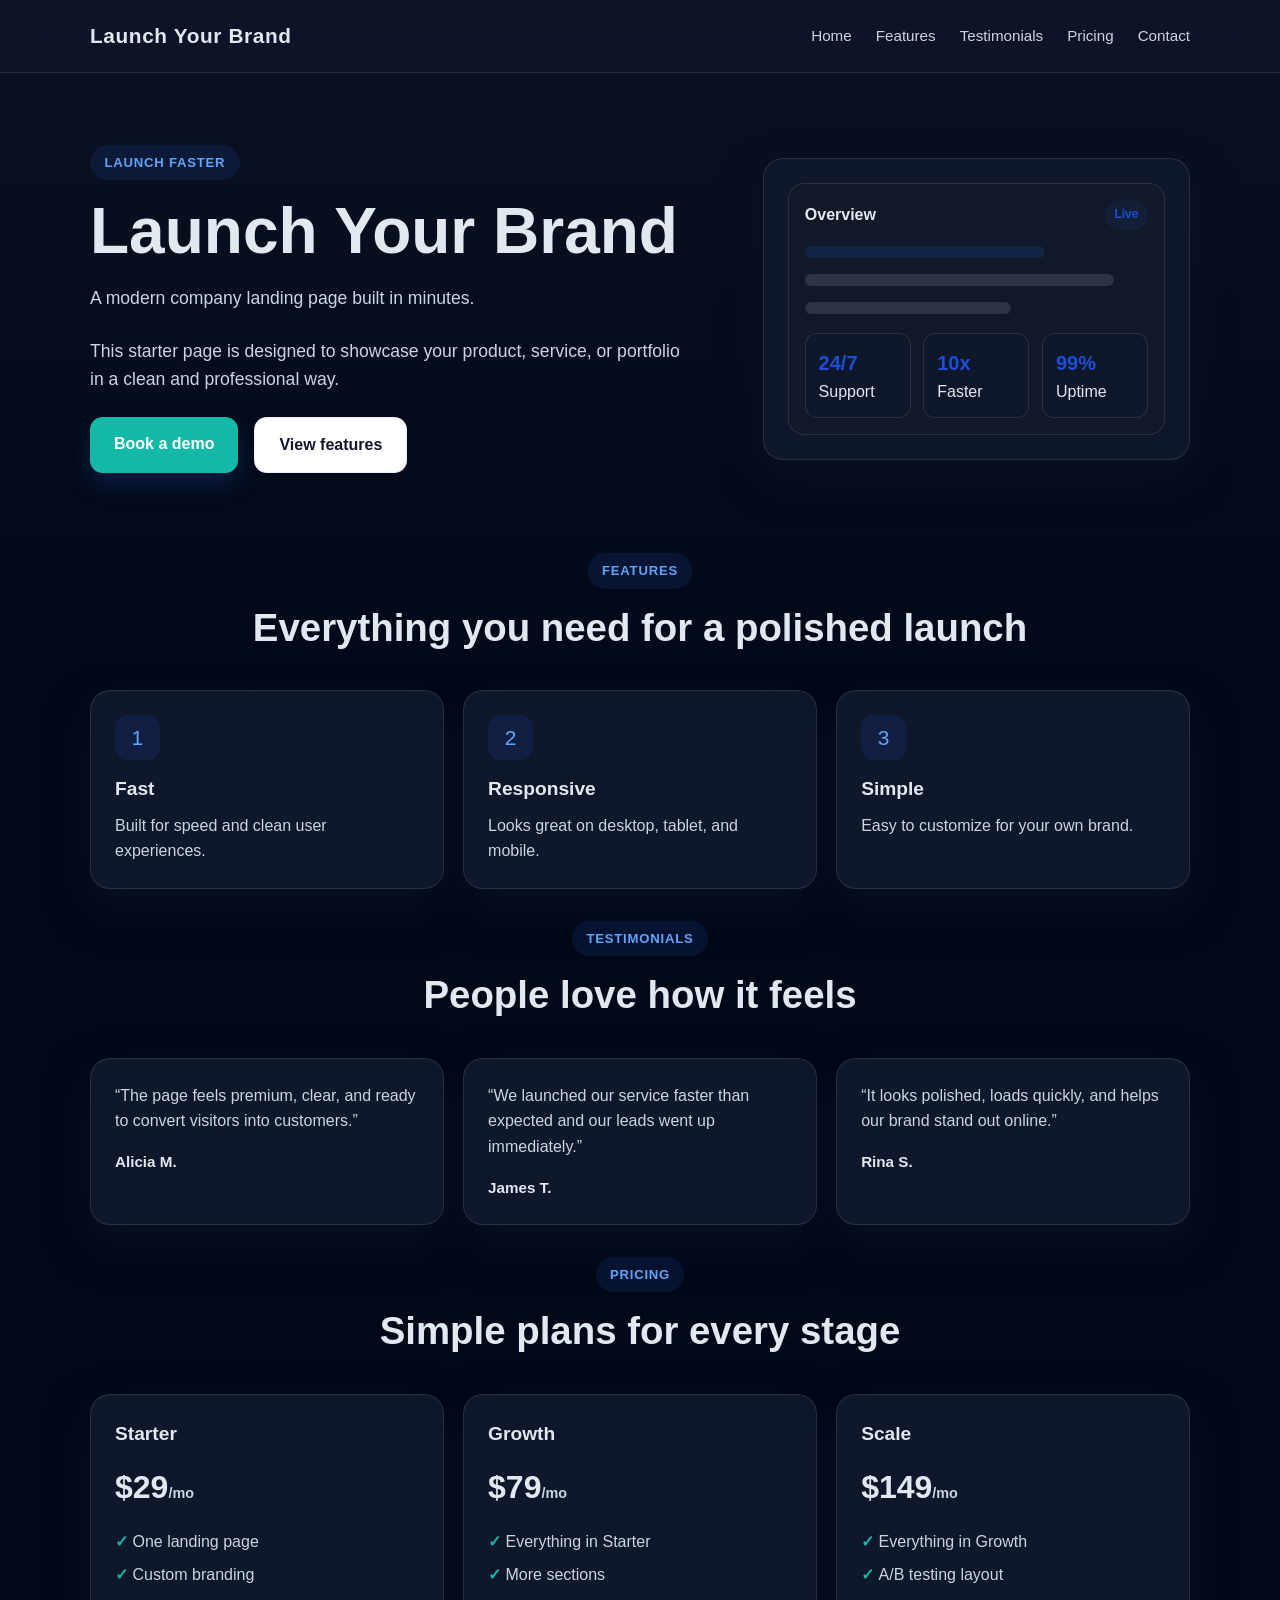
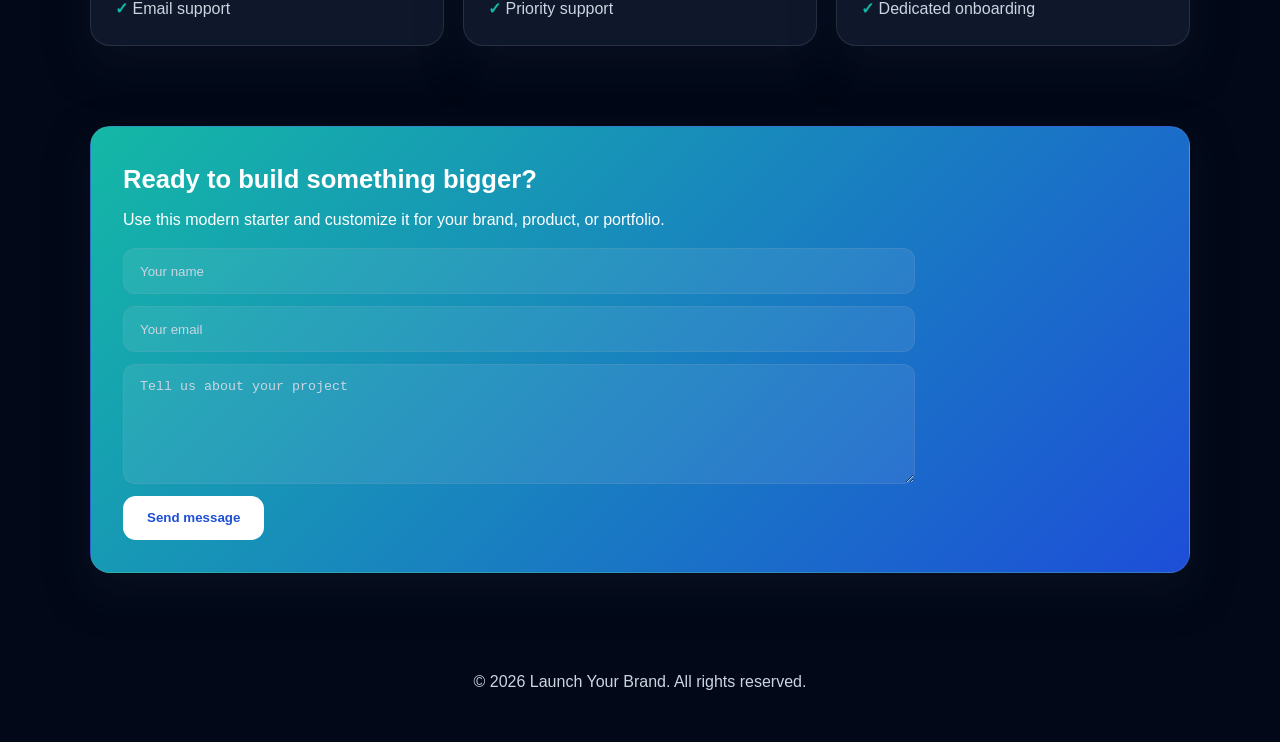
<file: website/index.html>
<!DOCTYPE html>
<html lang="en">
<head>
    <meta charset="UTF-8" />
    <meta name="viewport" content="width=device-width, initial-scale=1.0" />
    <title>Launch Your Brand</title>
    <meta name="description" content="This starter page is designed to showcase your product, service, or portfolio in a clean and professional way." />
    <link rel="stylesheet" href="styles.css" />
</head>
<body id="top" class="theme-dark">
    <header>
        <div class="container">
            <nav>
                <div class="brand">Launch Your Brand</div>
                <ul class="nav-links">
                    <li><a href="#top">Home</a></li><li><a href="#features">Features</a></li><li><a href="#testimonials">Testimonials</a></li><li><a href="#pricing">Pricing</a></li><li><a href="#contact">Contact</a></li>
                </ul>
            </nav>
        </div>
    </header>

    <section class="hero">
        <div class="container hero-grid">
            <div>
                <span class="eyebrow">Launch faster</span>
                <h1>Launch Your Brand</h1>
                <p class="lead">A modern company landing page built in minutes.</p>
                <p class="lead">This starter page is designed to showcase your product, service, or portfolio in a clean and professional way.</p>
                <div class="cta-row">
                    <a class="button primary" href="#contact">Book a demo</a>
                    <a class="button secondary" href="#features">View features</a>
                </div>
            </div>

            <div class="hero-card">
                <div class="mockup">
                    <div style="display:flex; justify-content:space-between; align-items:center; margin-bottom:1rem;">
                        <strong>Overview</strong>
                        <span style="background: rgba(37, 99, 235, 0.08); color: var(--accent-dark); padding: .35rem .6rem; border-radius: 999px; font-size: .75rem; font-weight: 700;">Live</span>
                    </div>
                    <div style="height: 12px; width: 70%; background: rgba(37, 99, 235, 0.15); border-radius: 999px; margin-bottom: 1rem;"></div>
                    <div style="height: 12px; width: 90%; background: rgba(148, 163, 184, 0.2); border-radius: 999px; margin-bottom: 1rem;"></div>
                    <div style="height: 12px; width: 60%; background: rgba(148, 163, 184, 0.2); border-radius: 999px; margin-bottom: 1.2rem;"></div>
                    <div class="stat-row">
                        <div class="stat-box"><strong>24/7</strong> Support</div>
                        <div class="stat-box"><strong>10x</strong> Faster</div>
                        <div class="stat-box"><strong>99%</strong> Uptime</div>
                    </div>
                </div>
            </div>
        </div>
    </section>

    <main>
        <section id="features" class="section">
            <div class="container">
                <div class="section-title">
                    <span class="eyebrow">Features</span>
                    <h2>Everything you need for a polished launch</h2>
                </div>
                <div class="feature-grid">
                    <article class="feature-card">
            <div class="feature-icon">1</div>
            <h3>Fast</h3>
            <p>Built for speed and clean user experiences.</p>
        </article>
<article class="feature-card">
            <div class="feature-icon">2</div>
            <h3>Responsive</h3>
            <p>Looks great on desktop, tablet, and mobile.</p>
        </article>
<article class="feature-card">
            <div class="feature-icon">3</div>
            <h3>Simple</h3>
            <p>Easy to customize for your own brand.</p>
        </article>
                </div>
            </div>
        </section>

        <section id="testimonials" class="section">
            <div class="container">
                <div class="section-title">
                    <span class="eyebrow">Testimonials</span>
                    <h2>People love how it feels</h2>
                </div>
                <div class="testimonial-grid">
                    <article class="testimonial-card">
            <p>“The page feels premium, clear, and ready to convert visitors into customers.”</p>
            <strong>Alicia M.</strong>
        </article>
<article class="testimonial-card">
            <p>“We launched our service faster than expected and our leads went up immediately.”</p>
            <strong>James T.</strong>
        </article>
<article class="testimonial-card">
            <p>“It looks polished, loads quickly, and helps our brand stand out online.”</p>
            <strong>Rina S.</strong>
        </article>
                </div>
            </div>
        </section>

        <section id="pricing" class="section">
            <div class="container">
                <div class="section-title">
                    <span class="eyebrow">Pricing</span>
                    <h2>Simple plans for every stage</h2>
                </div>
                <div class="pricing-grid">
                    <article class="pricing-card">
            <h3>Starter</h3>
            <div class="meta-row">
                <div class="price">$29<span>/mo</span></div>
            </div>
            <ul class="meta-list">
                <li>One landing page</li><li>Custom branding</li><li>Email support</li>
            </ul>
        </article>
<article class="pricing-card">
            <h3>Growth</h3>
            <div class="meta-row">
                <div class="price">$79<span>/mo</span></div>
            </div>
            <ul class="meta-list">
                <li>Everything in Starter</li><li>More sections</li><li>Priority support</li>
            </ul>
        </article>
<article class="pricing-card">
            <h3>Scale</h3>
            <div class="meta-row">
                <div class="price">$149<span>/mo</span></div>
            </div>
            <ul class="meta-list">
                <li>Everything in Growth</li><li>A/B testing layout</li><li>Dedicated onboarding</li>
            </ul>
        </article>
                </div>
            </div>
        </section>

        <section id="contact" class="section">
            <div class="container">
                <div class="contact-card">
                    <div>
                        <strong style="display:block; font-size:1.6rem; margin-bottom:0.4rem;">Ready to build something bigger?</strong>
                        <span>Use this modern starter and customize it for your brand, product, or portfolio.</span>
                    </div>
                    <div>
                        <form class="contact-form" action="mailto:hello@launchyourbrand.com" method="post" enctype="text/plain">
                            <input type="text" placeholder="Your name" aria-label="Your name" />
                            <input type="email" placeholder="Your email" aria-label="Your email" />
                            <textarea placeholder="Tell us about your project" aria-label="Project details"></textarea>
                            <button class="button secondary" type="submit">Send message</button>
                        </form>
                    </div>
                </div>
            </div>
        </section>
    </main>

    <footer>
        <div class="container">
            © 2026 Launch Your Brand. All rights reserved.
        </div>
    </footer>
</body>
</html>
</file>
<file: website/styles.css>
:root {
    --accent: #14b8a6;
    --accent-dark: #1d4ed8;
    --bg: #020817;
    --bg-soft: #111827;
    --card: #0f172a;
    --card-soft: rgba(15, 23, 42, 0.7);
    --text: #e2e8f0;
    --muted: #cbd5e1;
    --shadow: rgba(15, 23, 42, 0.5);
    --border: rgba(148, 163, 184, 0.18);
    --button-light: #ffffff;
    --button-dark: #0f172a;
}

* {
    box-sizing: border-box;
}

html {
    scroll-behavior: smooth;
}

body {
    margin: 0;
    font-family: Arial, Helvetica, sans-serif;
    color: var(--text);
    background: linear-gradient(180deg, #0b1120 0%, #020817 30%, #020817 100%);
    line-height: 1.6;
}

img {
    max-width: 100%;
    display: block;
}

.container {
    width: min(1100px, calc(100% - 2rem));
    margin: 0 auto;
}

header {
    background: rgba(15, 23, 42, 0.72);
    backdrop-filter: blur(14px);
    position: sticky;
    top: 0;
    z-index: 10;
    border-bottom: 1px solid var(--border);
}

nav {
    display: flex;
    justify-content: space-between;
    align-items: center;
    min-height: 72px;
    gap: 1rem;
}

.brand {
    font-size: 1.3rem;
    font-weight: 700;
    letter-spacing: 0.03em;
}

.nav-links {
    display: flex;
    list-style: none;
    gap: 1.5rem;
    padding: 0;
    margin: 0;
    color: var(--muted);
    font-size: 0.95rem;
}

.nav-links a {
    color: inherit;
    text-decoration: none;
}

.hero {
    padding: 4.5rem 0 3rem;
}

.hero-grid {
    display: grid;
    grid-template-columns: 1.2fr 0.8fr;
    align-items: center;
    gap: 2rem;
}

.eyebrow {
    display: inline-block;
    background: rgba(37, 99, 235, 0.12);
    color: #60a5fa;
    border-radius: 999px;
    padding: 0.45rem 0.9rem;
    font-size: 0.82rem;
    font-weight: 700;
    text-transform: uppercase;
    letter-spacing: 0.06em;
}

h1 {
    font-size: clamp(2.5rem, 5vw, 4.3rem);
    line-height: 1.1;
    margin: 1rem 0 1rem;
}

.lead {
    max-width: 38rem;
    font-size: 1.1rem;
    color: var(--muted);
    margin-bottom: 1.5rem;
}

.cta-row {
    display: flex;
    flex-wrap: wrap;
    gap: 1rem;
    margin-top: 1.5rem;
}

.button {
    display: inline-block;
    padding: 0.9rem 1.5rem;
    border-radius: 0.8rem;
    text-decoration: none;
    font-weight: 700;
    transition: transform 0.2s ease, box-shadow 0.2s ease;
}

.button:hover {
    transform: translateY(-1px);
}

.button.primary {
    background: var(--accent);
    color: white;
    box-shadow: 0 12px 24px rgba(37, 99, 235, 0.2);
}

.button.secondary {
    background: var(--button-light);
    color: var(--button-dark);
    border: 1px solid var(--border);
}

.hero-card, .feature-card, .testimonial-card, .pricing-card, .contact-card {
    background: var(--card);
    border: 1px solid var(--border);
    border-radius: 1.25rem;
    box-shadow: 0 18px 40px var(--shadow);
}

.hero-card {
    padding: 1.5rem;
}

.mockup {
    background: var(--bg-soft);
    border-radius: 1rem;
    border: 1px solid var(--border);
    padding: 1rem;
}

.stat-row {
    display: grid;
    grid-template-columns: repeat(3, minmax(0, 1fr));
    gap: 0.8rem;
    margin-top: 1rem;
}

.stat-box {
    padding: 0.8rem;
    border-radius: 0.75rem;
    background: var(--card);
    border: 1px solid var(--border);
}

.stat-box strong {
    display: block;
    font-size: 1.25rem;
    color: var(--accent-dark);
}

main {
    padding-bottom: 4rem;
}

.section {
    padding-top: 2rem;
}

.section-title {
    text-align: center;
    margin-bottom: 2rem;
}

.section-title h2 {
    font-size: clamp(1.9rem, 3vw, 2.7rem);
    margin: 0.5rem 0 0;
}

.feature-grid, .testimonial-grid, .pricing-grid {
    display: grid;
    grid-template-columns: repeat(auto-fit, minmax(220px, 1fr));
    gap: 1.2rem;
}

.feature-card, .testimonial-card, .pricing-card {
    padding: 1.5rem;
}

.feature-icon {
    width: 2.8rem;
    height: 2.8rem;
    display: grid;
    place-items: center;
    border-radius: 0.8rem;
    background: rgba(37, 99, 235, 0.12);
    color: #60a5fa;
    font-size: 1.3rem;
    margin-bottom: 0.9rem;
}

.feature-card h3, .pricing-card h3, .testimonial-card h3 {
    margin: 0 0 0.5rem;
    font-size: 1.2rem;
}

.feature-card p, .testimonial-card p, .pricing-card p {
    margin: 0;
    color: var(--muted);
}

.meta-row {
    display: flex;
    justify-content: space-between;
    align-items: baseline;
    margin: 0.75rem 0 1rem;
}

.price {
    font-size: 2rem;
    font-weight: 700;
}

.price span {
    font-size: 0.9rem;
    color: var(--muted);
}

ul.meta-list {
    list-style: none;
    margin: 1rem 0 0;
    padding: 0;
    display: grid;
    gap: 0.5rem;
    color: var(--muted);
}

ul.meta-list li::before {
    content: "✓ ";
    color: var(--accent);
    font-weight: 700;
}

.testimonial-card strong {
    display: block;
    margin-top: 1rem;
    font-size: 0.95rem;
}

.contact-card {
    padding: 2rem;
    margin-top: 3rem;
    display: flex;
    justify-content: space-between;
    align-items: center;
    gap: 1rem;
    flex-wrap: wrap;
    background: linear-gradient(135deg, var(--accent) 0%, var(--accent-dark) 100%);
    color: white;
}

.contact-card .button.secondary {
    background: white;
    color: var(--accent-dark);
    border: none;
}

form.contact-form {
    display: flex;
    flex-wrap: wrap;
    gap: 0.75rem;
}

input, textarea {
    width: 100%;
    padding: 0.9rem 1rem;
    border-radius: 0.75rem;
    border: 1px solid var(--border);
    background: rgba(255, 255, 255, 0.08);
    color: var(--text);
}

input::placeholder, textarea::placeholder {
    color: var(--muted);
}

textarea {
    min-height: 120px;
    resize: vertical;
}

footer {
    padding: 2rem 0 3rem;
    color: var(--muted);
    text-align: center;
}

@media (max-width: 760px) {
    nav {
        flex-direction: column;
        justify-content: center;
        padding: 1rem 0;
    }

    .hero-grid {
        grid-template-columns: 1fr;
    }

    .nav-links {
        gap: 0.8rem;
        flex-wrap: wrap;
        justify-content: center;
    }

    .stat-row {
        grid-template-columns: 1fr;
    }
}
</file>
